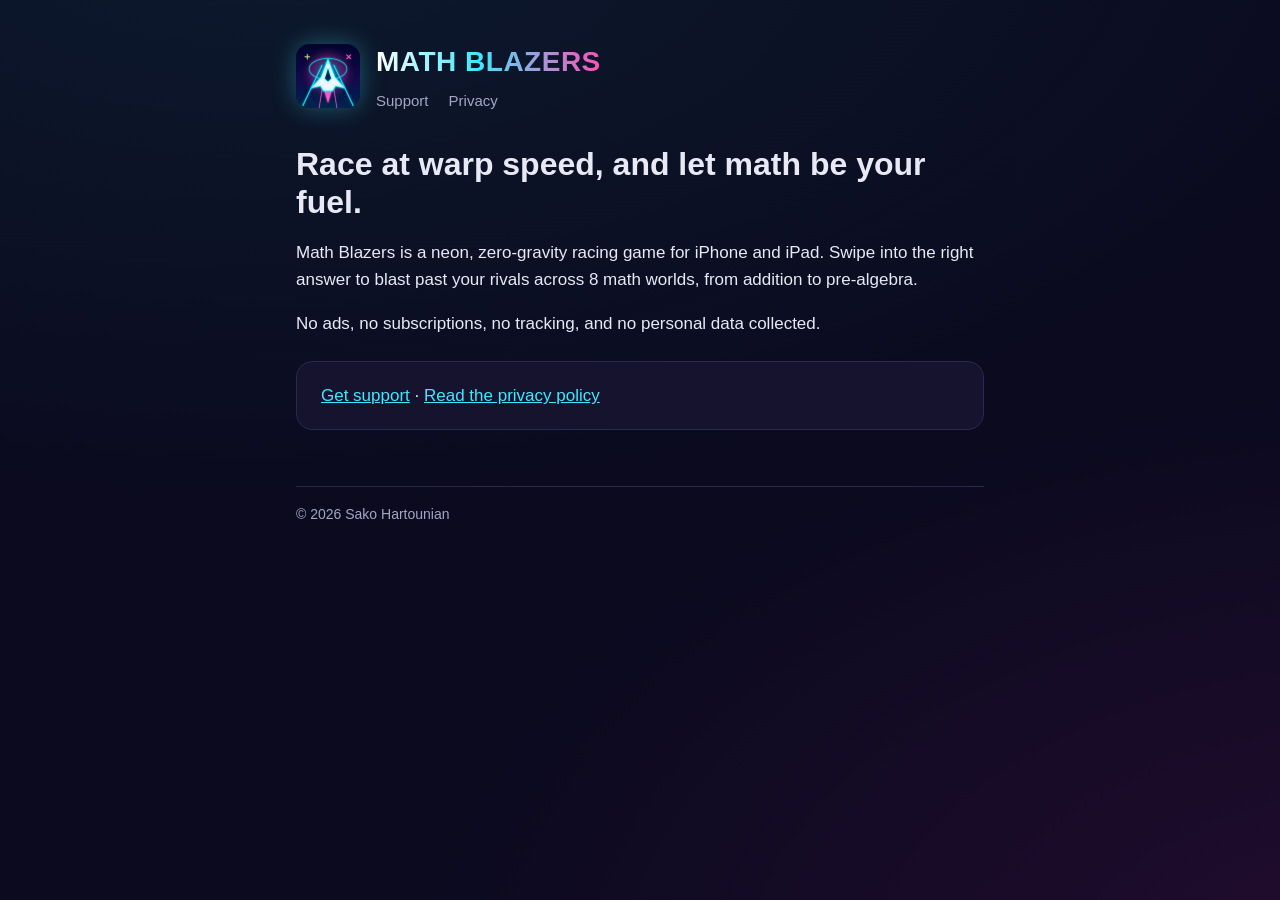
<file: index.html>
<!doctype html>
<html lang="en">
<head>
<meta charset="utf-8">
<meta name="viewport" content="width=device-width, initial-scale=1">
<title>Math Blazers</title>
<meta name="description" content="A neon math racing game for kids on iPhone and iPad.">
<link rel="icon" href="icon.png">
<link rel="stylesheet" href="style.css">
</head>
<body>
<main>
  <header>
    <img src="icon.png" alt="Math Blazers app icon">
    <div>
      <span class="brand">MATH BLAZERS</span>
      <nav><a href="support/">Support</a><a href="privacy/">Privacy</a></nav>
    </div>
  </header>

  <h1>Race at warp speed, and let math be your fuel.</h1>
  <p>Math Blazers is a neon, zero-gravity racing game for iPhone and iPad. Swipe into the right answer to blast past your rivals across 8 math worlds, from addition to pre-algebra.</p>
  <p>No ads, no subscriptions, no tracking, and no personal data collected.</p>

  <div class="card">
    <p><a href="support/">Get support</a> · <a href="privacy/">Read the privacy policy</a></p>
  </div>

  <footer>© 2026 Sako Hartounian</footer>
</main>
</body>
</html>
</file>
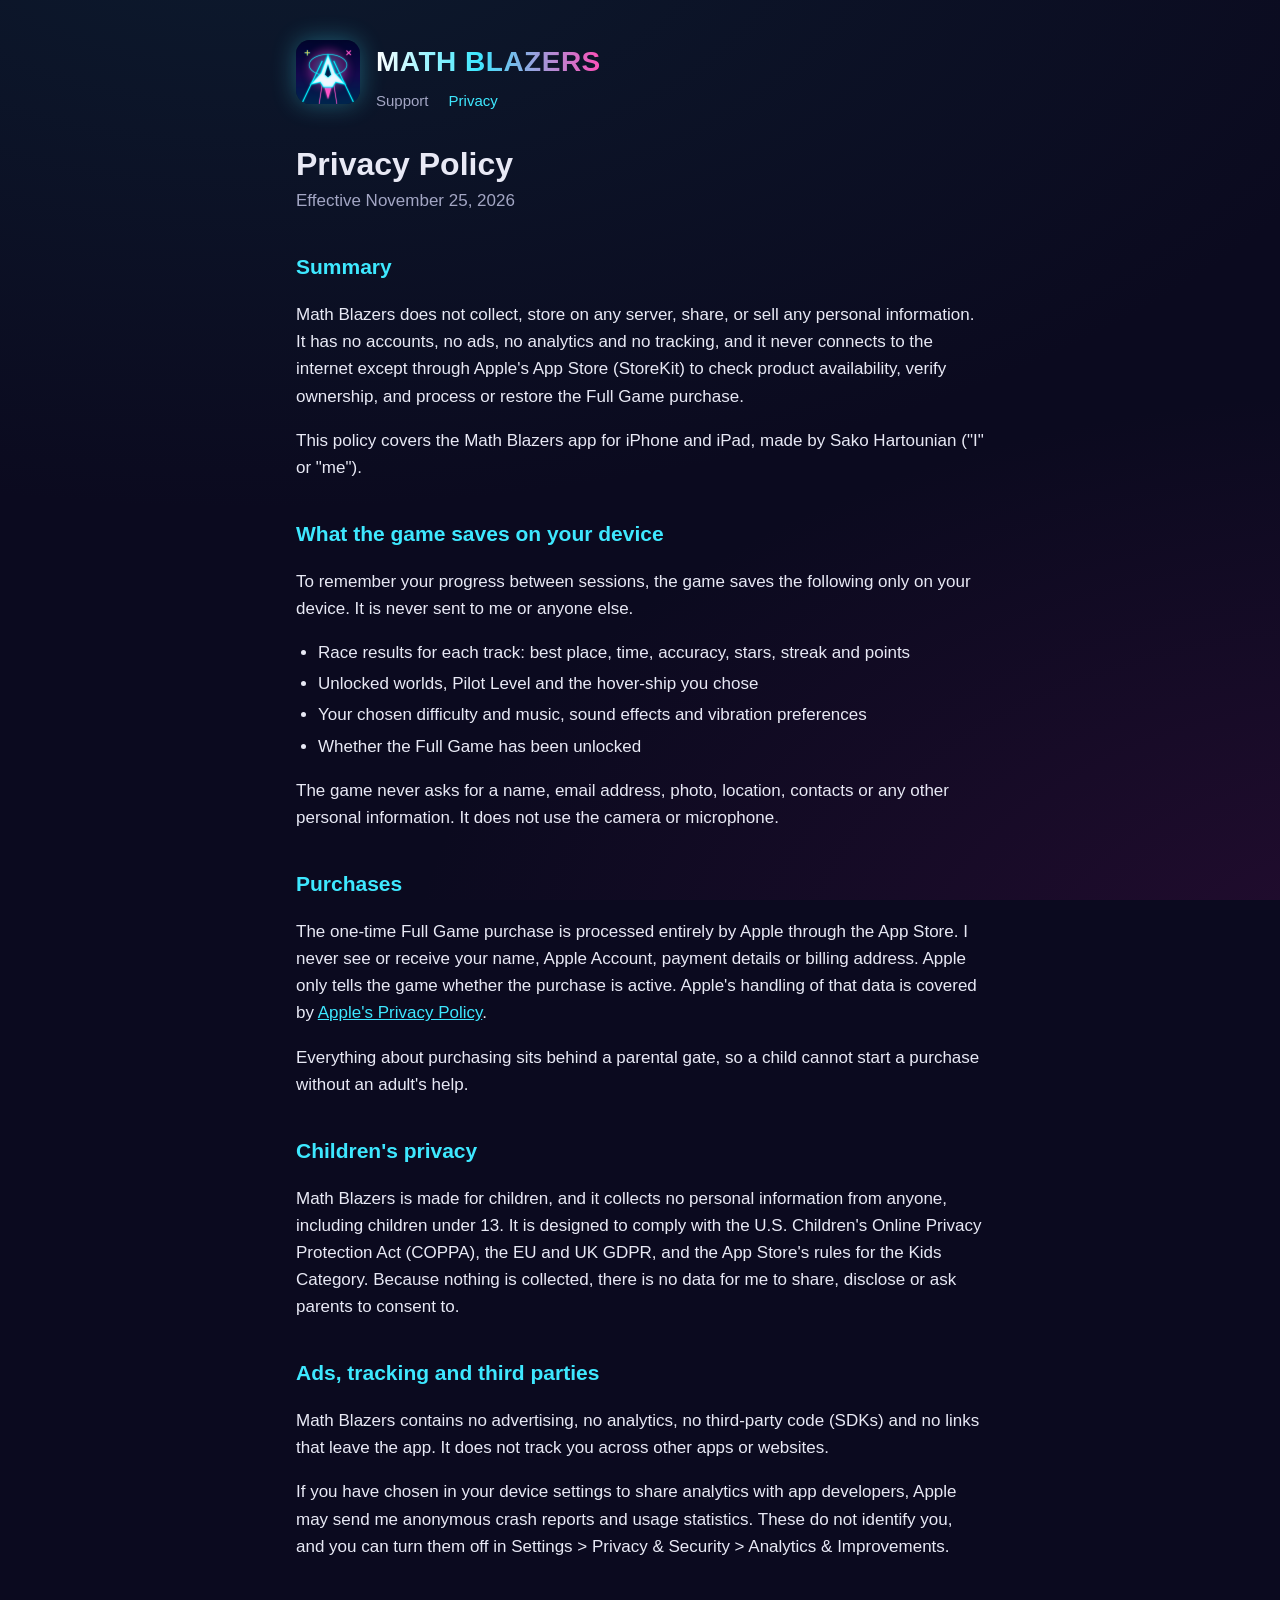
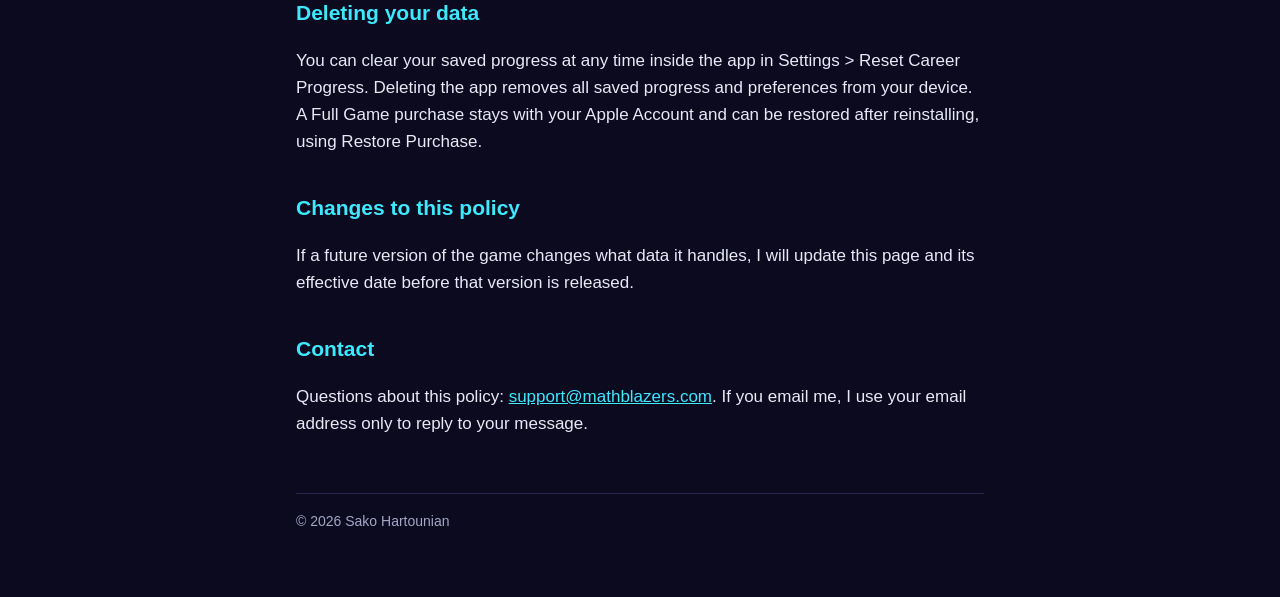
<file: privacy/index.html>
<!doctype html>
<html lang="en">
<head>
<meta charset="utf-8">
<meta name="viewport" content="width=device-width, initial-scale=1">
<title>Math Blazers Privacy Policy</title>
<meta name="description" content="Math Blazers collects no personal data. No accounts, ads, analytics or tracking.">
<link rel="icon" href="../icon.png">
<link rel="stylesheet" href="../style.css">
</head>
<body>
<main>
  <header>
    <a href="../"><img src="../icon.png" alt="Math Blazers app icon"></a>
    <div>
      <a href="../" class="brand">MATH BLAZERS</a>
      <nav><a href="../support/">Support</a><a href="./" aria-current="page">Privacy</a></nav>
    </div>
  </header>

  <h1>Privacy Policy</h1>
  <p class="meta">Effective November 25, 2026</p>

  <h2>Summary</h2>
  <p>Math Blazers does not collect, store on any server, share, or sell any personal information. It has no accounts, no ads, no analytics and no tracking, and it never connects to the internet except through Apple's App Store (StoreKit) to check product availability, verify ownership, and process or restore the Full Game purchase.</p>
  <p>This policy covers the Math Blazers app for iPhone and iPad, made by Sako Hartounian ("I" or "me").</p>

  <h2>What the game saves on your device</h2>
  <p>To remember your progress between sessions, the game saves the following only on your device. It is never sent to me or anyone else.</p>
  <ul>
    <li>Race results for each track: best place, time, accuracy, stars, streak and points</li>
    <li>Unlocked worlds, Pilot Level and the hover-ship you chose</li>
    <li>Your chosen difficulty and music, sound effects and vibration preferences</li>
    <li>Whether the Full Game has been unlocked</li>
  </ul>
  <p>The game never asks for a name, email address, photo, location, contacts or any other personal information. It does not use the camera or microphone.</p>

  <h2>Purchases</h2>
  <p>The one-time Full Game purchase is processed entirely by Apple through the App Store. I never see or receive your name, Apple Account, payment details or billing address. Apple only tells the game whether the purchase is active. Apple's handling of that data is covered by <a href="https://www.apple.com/legal/privacy/">Apple's Privacy Policy</a>.</p>
  <p>Everything about purchasing sits behind a parental gate, so a child cannot start a purchase without an adult's help.</p>

  <h2>Children's privacy</h2>
  <p>Math Blazers is made for children, and it collects no personal information from anyone, including children under 13. It is designed to comply with the U.S. Children's Online Privacy Protection Act (COPPA), the EU and UK GDPR, and the App Store's rules for the Kids Category. Because nothing is collected, there is no data for me to share, disclose or ask parents to consent to.</p>

  <h2>Ads, tracking and third parties</h2>
  <p>Math Blazers contains no advertising, no analytics, no third-party code (SDKs) and no links that leave the app. It does not track you across other apps or websites.</p>
  <p>If you have chosen in your device settings to share analytics with app developers, Apple may send me anonymous crash reports and usage statistics. These do not identify you, and you can turn them off in Settings &gt; Privacy &amp; Security &gt; Analytics &amp; Improvements.</p>

  <h2>Deleting your data</h2>
  <p>You can clear your saved progress at any time inside the app in Settings &gt; Reset Career Progress. Deleting the app removes all saved progress and preferences from your device. A Full Game purchase stays with your Apple Account and can be restored after reinstalling, using Restore Purchase.</p>

  <h2>Changes to this policy</h2>
  <p>If a future version of the game changes what data it handles, I will update this page and its effective date before that version is released.</p>

  <h2>Contact</h2>
  <p>Questions about this policy: <a href="mailto:support@mathblazers.com">support@mathblazers.com</a>. If you email me, I use your email address only to reply to your message.</p>

  <footer>© 2026 Sako Hartounian</footer>
</main>
</body>
</html>
</file>
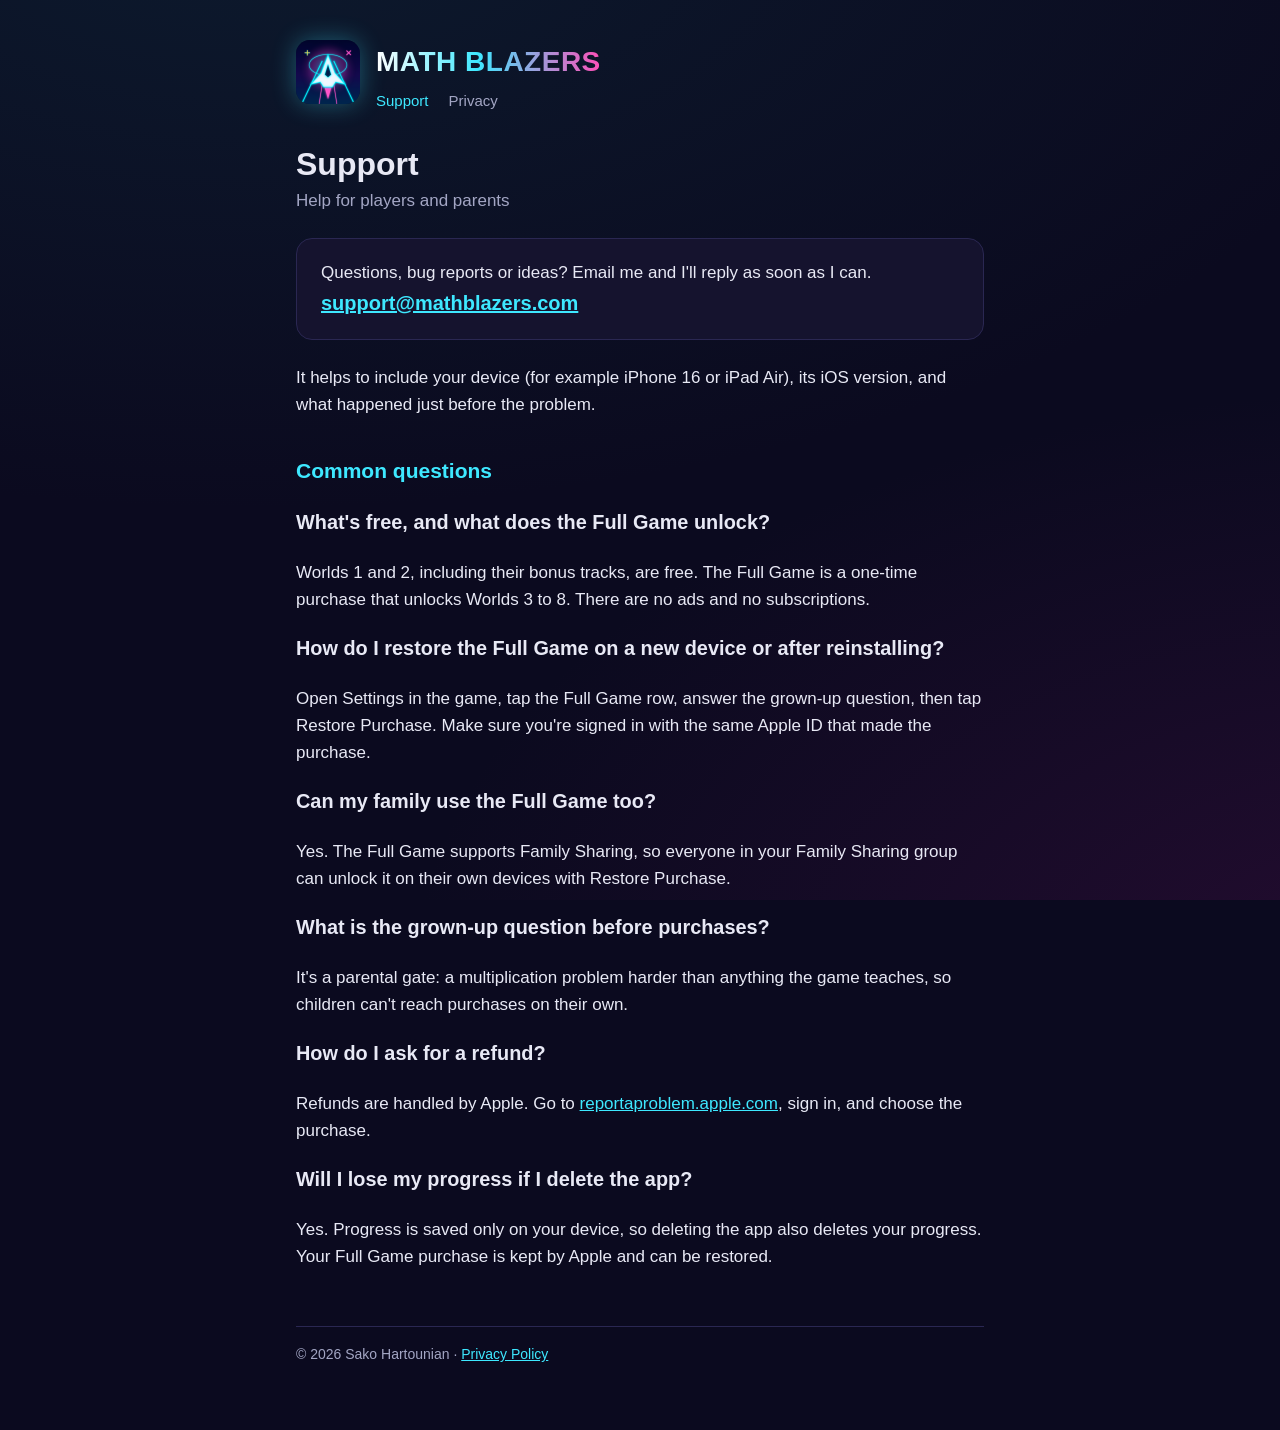
<file: support/index.html>
<!doctype html>
<html lang="en">
<head>
<meta charset="utf-8">
<meta name="viewport" content="width=device-width, initial-scale=1">
<title>Math Blazers Support</title>
<meta name="description" content="Help with Math Blazers: contact, purchases, restoring the Full Game and saved progress.">
<link rel="icon" href="../icon.png">
<link rel="stylesheet" href="../style.css">
</head>
<body>
<main>
  <header>
    <a href="../"><img src="../icon.png" alt="Math Blazers app icon"></a>
    <div>
      <a href="../" class="brand">MATH BLAZERS</a>
      <nav><a href="./" aria-current="page">Support</a><a href="../privacy/">Privacy</a></nav>
    </div>
  </header>

  <h1>Support</h1>
  <p class="meta">Help for players and parents</p>

  <div class="card">
    <p>Questions, bug reports or ideas? Email me and I'll reply as soon as I can.</p>
    <p class="email"><a href="mailto:support@mathblazers.com?subject=Math%20Blazers%20support">support@mathblazers.com</a></p>
  </div>

  <p>It helps to include your device (for example iPhone 16 or iPad Air), its iOS version, and what happened just before the problem.</p>

  <h2>Common questions</h2>

  <h3>What's free, and what does the Full Game unlock?</h3>
  <p>Worlds 1 and 2, including their bonus tracks, are free. The Full Game is a one-time purchase that unlocks Worlds 3 to 8. There are no ads and no subscriptions.</p>

  <h3>How do I restore the Full Game on a new device or after reinstalling?</h3>
  <p>Open Settings in the game, tap the Full Game row, answer the grown-up question, then tap Restore Purchase. Make sure you're signed in with the same Apple ID that made the purchase.</p>

  <h3>Can my family use the Full Game too?</h3>
  <p>Yes. The Full Game supports Family Sharing, so everyone in your Family Sharing group can unlock it on their own devices with Restore Purchase.</p>

  <h3>What is the grown-up question before purchases?</h3>
  <p>It's a parental gate: a multiplication problem harder than anything the game teaches, so children can't reach purchases on their own.</p>

  <h3>How do I ask for a refund?</h3>
  <p>Refunds are handled by Apple. Go to <a href="https://reportaproblem.apple.com">reportaproblem.apple.com</a>, sign in, and choose the purchase.</p>

  <h3>Will I lose my progress if I delete the app?</h3>
  <p>Yes. Progress is saved only on your device, so deleting the app also deletes your progress. Your Full Game purchase is kept by Apple and can be restored.</p>

  <footer>© 2026 Sako Hartounian · <a href="../privacy/">Privacy Policy</a></footer>
</main>
</body>
</html>
</file>
<file: style.css>
:root {
  --bg: #0b0a1f;
  --panel: #15132e;
  --border: #2a2752;
  --text: #e8e9f5;
  --muted: #a3a6c4;
  --cyan: #3ee8ff;
  --pink: #ff4fb8;
}

* { box-sizing: border-box; }

body {
  margin: 0;
  background: radial-gradient(1200px 600px at 20% -10%, #0f3a4a55, transparent),
              radial-gradient(1000px 600px at 110% 110%, #4a0f4a66, transparent),
              var(--bg);
  background-attachment: fixed;
  color: var(--text);
  font: 17px/1.6 -apple-system, BlinkMacSystemFont, "Segoe UI", Roboto, Helvetica, Arial, sans-serif;
}

main {
  max-width: 720px;
  margin: 0 auto;
  padding: 40px 16px 64px;
}

header {
  display: flex;
  align-items: center;
  gap: 16px;
  margin-bottom: 32px;
}

header img {
  width: 64px;
  height: 64px;
  border-radius: 14px;
  box-shadow: 0 0 24px #3ee8ff55;
}

header a { text-decoration: none; }

.brand {
  font-size: 28px;
  font-weight: 900;
  letter-spacing: 0.5px;
  background: linear-gradient(90deg, #fff 0%, var(--cyan) 45%, var(--pink) 100%);
  -webkit-background-clip: text;
  background-clip: text;
  color: transparent;
}

nav { display: flex; gap: 20px; margin-top: 4px; font-size: 15px; }
nav a { color: var(--muted); text-decoration: none; }
nav a:hover, nav a[aria-current="page"] { color: var(--cyan); }

h1 { font-size: 32px; line-height: 1.2; margin: 0 0 4px; }
h2 { font-size: 21px; margin: 36px 0 8px; color: var(--cyan); }

.meta { color: var(--muted); margin: 0 0 24px; }

a { color: var(--cyan); }

.card {
  background: var(--panel);
  border: 1px solid var(--border);
  border-radius: 16px;
  padding: 20px 24px;
  margin: 24px 0;
}

.card p { margin: 0; }

.email { font-size: 20px; font-weight: 700; word-break: break-all; }

ul { padding-left: 22px; }
li { margin: 4px 0; }

footer {
  margin-top: 56px;
  color: var(--muted);
  font-size: 14px;
  border-top: 1px solid var(--border);
  padding-top: 16px;
}
</file>
